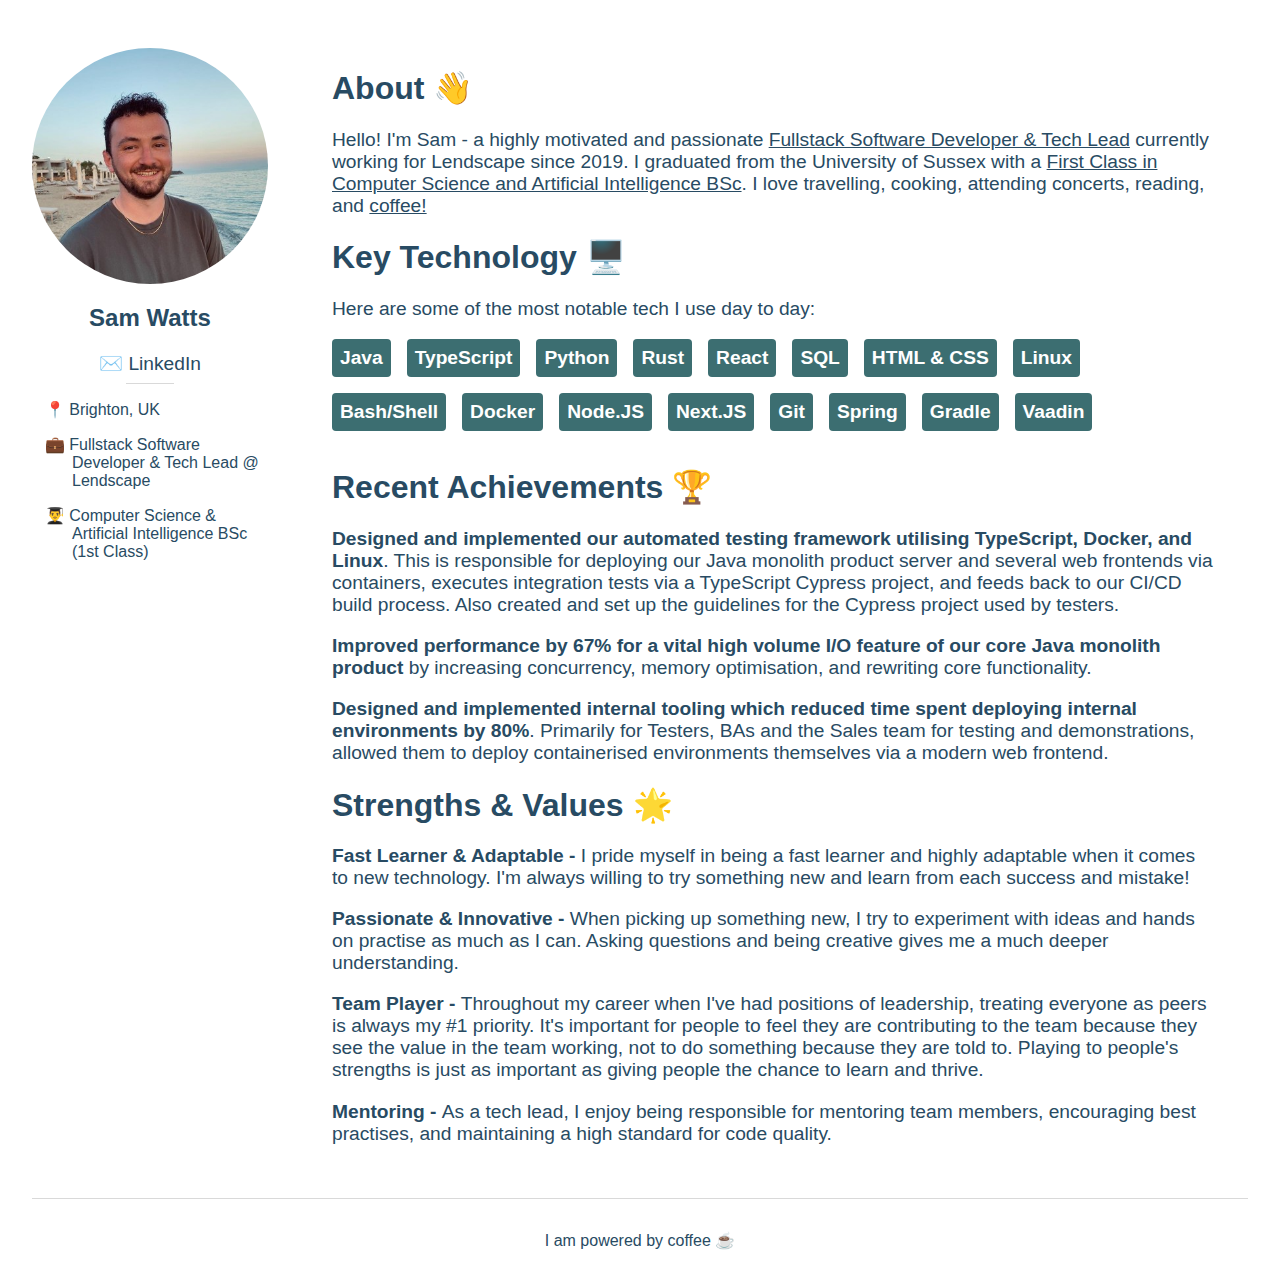
<file: index.html>
<!DOCTYPE html><html lang="en"><head><meta charSet="utf-8"/><title>Sam Watts</title><meta name="description" content="Personal website for Sam Watts"/><meta name="viewport" content="initial-scale=1.0, width=device-width"/><link rel="icon" href="/favicon.ico"/><meta name="next-head-count" content="5"/><link rel="preload" href="./_next/static/css/5bca2935f03c5829.css" as="style"/><link rel="stylesheet" href="./_next/static/css/5bca2935f03c5829.css" data-n-g=""/><link rel="preload" href="./_next/static/css/c9a94881b4e88790.css" as="style"/><link rel="stylesheet" href="./_next/static/css/c9a94881b4e88790.css" data-n-p=""/><noscript data-n-css=""></noscript><script defer="" nomodule="" src="./_next/static/chunks/polyfills-c67a75d1b6f99dc8.js"></script><script src="./_next/static/chunks/webpack-e53494d71b05f6ba.js" defer=""></script><script src="./_next/static/chunks/framework-db825bd0b4ae01ef.js" defer=""></script><script src="./_next/static/chunks/main-78e67fcb6183a676.js" defer=""></script><script src="./_next/static/chunks/pages/_app-84f011c8c79a6931.js" defer=""></script><script src="./_next/static/chunks/pages/index-b5dadffa07612037.js" defer=""></script><script src="./_next/static/jKa6qjR3LqN2Ltyz9BAhl/_buildManifest.js" defer=""></script><script src="./_next/static/jKa6qjR3LqN2Ltyz9BAhl/_ssgManifest.js" defer=""></script></head><body><div id="__next"><div class="MainLayout_container__tpw3T"><main class="MainLayout_main__RpygK"><div class="MainLayout_profile__nZBmq"><div class="MainLayout_headshot-wrapper__yUUoJ"><span style="box-sizing:border-box;display:inline-block;overflow:hidden;width:initial;height:initial;background:none;opacity:1;border:0;margin:0;padding:0;position:relative;max-width:100%"><span style="box-sizing:border-box;display:block;width:initial;height:initial;background:none;opacity:1;border:0;margin:0;padding:0;max-width:100%"><img style="display:block;max-width:100%;width:initial;height:initial;background:none;opacity:1;border:0;margin:0;padding:0" alt="" aria-hidden="true" src="data:image/svg+xml,%3csvg%20xmlns=%27http://www.w3.org/2000/svg%27%20version=%271.1%27%20width=%27320%27%20height=%27320%27/%3e"/></span><img alt="A photo of me on the beach in Greece!" src="[data-uri]" decoding="async" data-nimg="intrinsic" class="MainLayout_headshot__Th1uN" style="position:absolute;top:0;left:0;bottom:0;right:0;box-sizing:border-box;padding:0;border:none;margin:auto;display:block;width:0;height:0;min-width:100%;max-width:100%;min-height:100%;max-height:100%"/><noscript><img alt="A photo of me on the beach in Greece!" srcSet="me.jpg?imwidth=384 1x, me.jpg?imwidth=640 2x" src="me.jpg?imwidth=640" decoding="async" data-nimg="intrinsic" style="position:absolute;top:0;left:0;bottom:0;right:0;box-sizing:border-box;padding:0;border:none;margin:auto;display:block;width:0;height:0;min-width:100%;max-width:100%;min-height:100%;max-height:100%" class="MainLayout_headshot__Th1uN" loading="lazy"/></noscript></span></div><h2>Sam Watts</h2><div class="MainLayout_profile-contactinfo__ET3G4"><a href="https://linkedin.com/in/samwatts98" target="_blank" rel="noreferrer">✉️ LinkedIn</a></div><hr class="MainLayout_profile-splitter__5OS15"/><ul class="MainLayout_profile-summary-points__Fek6y"><li class="MainLayout_location__2yijz">Brighton, UK</li><li class="MainLayout_job__zUoX7">Fullstack Software Developer &amp; Tech Lead @ Lendscape</li><li class="MainLayout_degree__xxxqH">Computer Science &amp; Artificial Intelligence BSc (1st Class)</li></ul></div><div class="Home_body-wrapper__0yWay"><h1>About 👋</h1><p>Hello! I&#x27;m Sam - a highly motivated and passionate <u>Fullstack Software Developer &amp; Tech Lead</u> currently working for Lendscape since 2019. I graduated from the University of Sussex with a <u>First Class in Computer Science and Artificial Intelligence BSc</u>. I love travelling, cooking, attending concerts, reading, and <u>coffee!</u></p><h1>Key Technology 🖥️</h1><p>Here are some of the most notable tech I use day to day:</p><div class="Home_tech-bits__8GerA"><span>Java</span><span>TypeScript</span><span>Python</span><span>Rust</span><span>React</span><span>SQL</span><span>HTML &amp; CSS</span><span>Linux</span><span>Bash/Shell</span><span>Docker</span><span>Node.JS</span><span>Next.JS</span><span>Git</span><span>Spring</span><span>Gradle</span><span>Vaadin</span></div><h1>Recent Achievements 🏆</h1><div class="Home_achievements-wrapper__DA2mH"><p><strong>Designed and implemented our automated testing framework utilising TypeScript, Docker, and Linux</strong>. This is responsible for deploying our Java monolith product server and several web frontends via containers, executes integration tests via a TypeScript Cypress project, and feeds back to our CI/CD build process. Also created and set up the guidelines for the Cypress project used by testers.</p><p><strong>Improved performance by 67% for a vital high volume I/O feature of our core Java monolith product</strong> by increasing concurrency, memory optimisation, and rewriting core functionality.</p><p><strong>Designed and implemented internal tooling which reduced time spent deploying internal environments by 80%</strong>. Primarily for Testers, BAs and the Sales team for testing and demonstrations, allowed them to deploy containerised environments themselves via a modern web frontend.</p></div><h1>Strengths &amp; Values 🌟</h1><p><strong>Fast Learner &amp; Adaptable - </strong>I pride myself in being a fast learner and highly adaptable when it comes to new technology. I&#x27;m always willing to try something new and learn from each success and mistake!</p><p><strong>Passionate &amp; Innovative - </strong>When picking up something new, I try to experiment with ideas and hands on practise as much as I can. Asking questions and being creative gives me a much deeper understanding.</p><p><strong>Team Player - </strong>Throughout my career when I&#x27;ve had positions of leadership, treating everyone as peers is always my #1 priority. It&#x27;s important for people to feel they are contributing to the team because they see the value in the team working, not to do something because they are told to. Playing to people&#x27;s strengths is just as important as giving people the chance to learn and thrive. </p><p><strong>Mentoring - </strong>As a tech lead, I enjoy being responsible for mentoring team members, encouraging best practises, and maintaining a high standard for code quality.</p><h1></h1></div></main><footer class="MainLayout_footer__ZD5Ce">I am powered by coffee ☕</footer></div></div><script id="__NEXT_DATA__" type="application/json">{"props":{"pageProps":{}},"page":"/","query":{},"buildId":"jKa6qjR3LqN2Ltyz9BAhl","assetPrefix":".","nextExport":true,"autoExport":true,"isFallback":false,"scriptLoader":[]}</script></body></html>
</file>
<file: _next/static/css/5bca2935f03c5829.css>
body,html{padding:0;margin:0;font-family:-apple-system,BlinkMacSystemFont,Segoe UI,Roboto,Oxygen,Ubuntu,Cantarell,Fira Sans,Droid Sans,Helvetica Neue,sans-serif}a{color:inherit;text-decoration:none}*{box-sizing:border-box}a,p,span{font-size:1.2rem}h1{font-size:2rem}@media(prefers-color-scheme:dark){html{color-scheme:dark}body{color:#fff;background:#284b63}}@media(prefers-color-scheme:light){html{color-scheme:light}body{color:#284b63;background:#fff}}.MainLayout_container__tpw3T{padding:0 2rem;width:100vw}.MainLayout_main__RpygK{display:flex;min-height:100vh;padding:2rem 0;margin-top:1rem;flex-flow:row wrap;width:100%}@media(max-width:800px){.MainLayout_main__RpygK{text-align:center}}.MainLayout_main__RpygK .MainLayout_segment__u_wJ9 p:first-child{margin-top:0}.MainLayout_main__RpygK .MainLayout_profile__nZBmq{width:20vw;min-width:300px;padding-right:4rem;-webkit-animation:MainLayout_slide-in__FqVVT .5s 1;animation:MainLayout_slide-in__FqVVT .5s 1}@media(max-width:800px){.MainLayout_main__RpygK .MainLayout_profile__nZBmq{width:100%;padding-right:0}}.MainLayout_main__RpygK .MainLayout_profile__nZBmq h2{text-align:center}.MainLayout_main__RpygK .MainLayout_profile__nZBmq .MainLayout_headshot__Th1uN{border-radius:160px}.MainLayout_main__RpygK .MainLayout_profile__nZBmq .MainLayout_headshot-wrapper__yUUoJ{margin:0 auto;display:flex;justify-content:center}.MainLayout_main__RpygK .MainLayout_profile__nZBmq .MainLayout_profile-summary-points__Fek6y{list-style:none}.MainLayout_main__RpygK .MainLayout_profile__nZBmq .MainLayout_profile-summary-points__Fek6y li{text-indent:-1.7rem}@media(max-width:800px){.MainLayout_main__RpygK .MainLayout_profile__nZBmq .MainLayout_profile-summary-points__Fek6y li{margin-left:-1rem}}.MainLayout_main__RpygK .MainLayout_profile__nZBmq .MainLayout_profile-summary-points__Fek6y li:not(:last-child){margin-bottom:1rem}.MainLayout_main__RpygK .MainLayout_profile__nZBmq .MainLayout_profile-summary-points__Fek6y .MainLayout_location__2yijz:before{content:"📍  "}.MainLayout_main__RpygK .MainLayout_profile__nZBmq .MainLayout_profile-summary-points__Fek6y .MainLayout_job__zUoX7:before{content:"💼  "}.MainLayout_main__RpygK .MainLayout_profile__nZBmq .MainLayout_profile-summary-points__Fek6y .MainLayout_degree__xxxqH:before{content:"👨‍🎓  "}.MainLayout_main__RpygK .MainLayout_profile__nZBmq .MainLayout_profile-splitter__5OS15{border:solid #d9d9d9;border-width:1px 0 0;width:3rem}.MainLayout_main__RpygK .MainLayout_profile__nZBmq .MainLayout_profile-contactinfo__ET3G4{text-align:center}.MainLayout_main__RpygK .MainLayout_profile__nZBmq .MainLayout_profile-contactinfo__ET3G4 a:active,.MainLayout_main__RpygK .MainLayout_profile__nZBmq .MainLayout_profile-contactinfo__ET3G4 a:focus,.MainLayout_main__RpygK .MainLayout_profile__nZBmq .MainLayout_profile-contactinfo__ET3G4 a:hover{text-decoration:underline;color:#3c6e71}.MainLayout_footer__ZD5Ce{display:flex;flex:1 1;padding:2rem 0;border-top:1px solid #d9d9d9;justify-content:center;align-items:center;text-align:center}@-webkit-keyframes MainLayout_slide-in__FqVVT{0%{transform:translateY(-5rem);opacity:1}to{transform:translateY(0);opacity:1}}@keyframes MainLayout_slide-in__FqVVT{0%{transform:translateY(-5rem);opacity:1}to{transform:translateY(0);opacity:1}}
</file>
<file: _next/static/css/c9a94881b4e88790.css>
.Home_body-wrapper__0yWay{flex:1 1;margin-right:2rem;-webkit-animation:Home_slide-in__52WD_ .8s 1;animation:Home_slide-in__52WD_ .8s 1;min-width:300px}.Home_tech-bits__8GerA{display:flex;flex-flow:row wrap}.Home_tech-bits__8GerA span{padding:.5rem;width:-webkit-fit-content;width:-moz-fit-content;width:fit-content;font-weight:700;border-radius:.25rem;background-color:#3c6e71;margin-bottom:1rem}.Home_tech-bits__8GerA span:not(:last-child){margin-right:1rem}.Home_tech-bits__8GerA span:focus,.Home_tech-bits__8GerA span:hover{-webkit-animation:Home_wobble__br0du .6s 1;animation:Home_wobble__br0du .6s 1}@media(prefers-color-scheme:light){.Home_tech-bits__8GerA span{color:#fff}}.Home_achievements-wrapper__DA2mH strong{font-weight:900}@media(max-width:800px){.Home_body-wrapper__0yWay{margin-right:0!important}.Home_tech-bits__8GerA{margin:0 auto!important;justify-content:center}}@-webkit-keyframes Home_wobble__br0du{25%{transform:rotate(15deg)}50%{transform:rotate(-15deg)}75%{transform:rotate(5deg)}to{transform:rotate(0deg)}}@keyframes Home_wobble__br0du{25%{transform:rotate(15deg)}50%{transform:rotate(-15deg)}75%{transform:rotate(5deg)}to{transform:rotate(0deg)}}@-webkit-keyframes Home_slide-in__52WD_{0%{transform:translateY(-5rem);opacity:0}to{transform:translateY(0);opacity:1}}@keyframes Home_slide-in__52WD_{0%{transform:translateY(-5rem);opacity:0}to{transform:translateY(0);opacity:1}}
</file>
